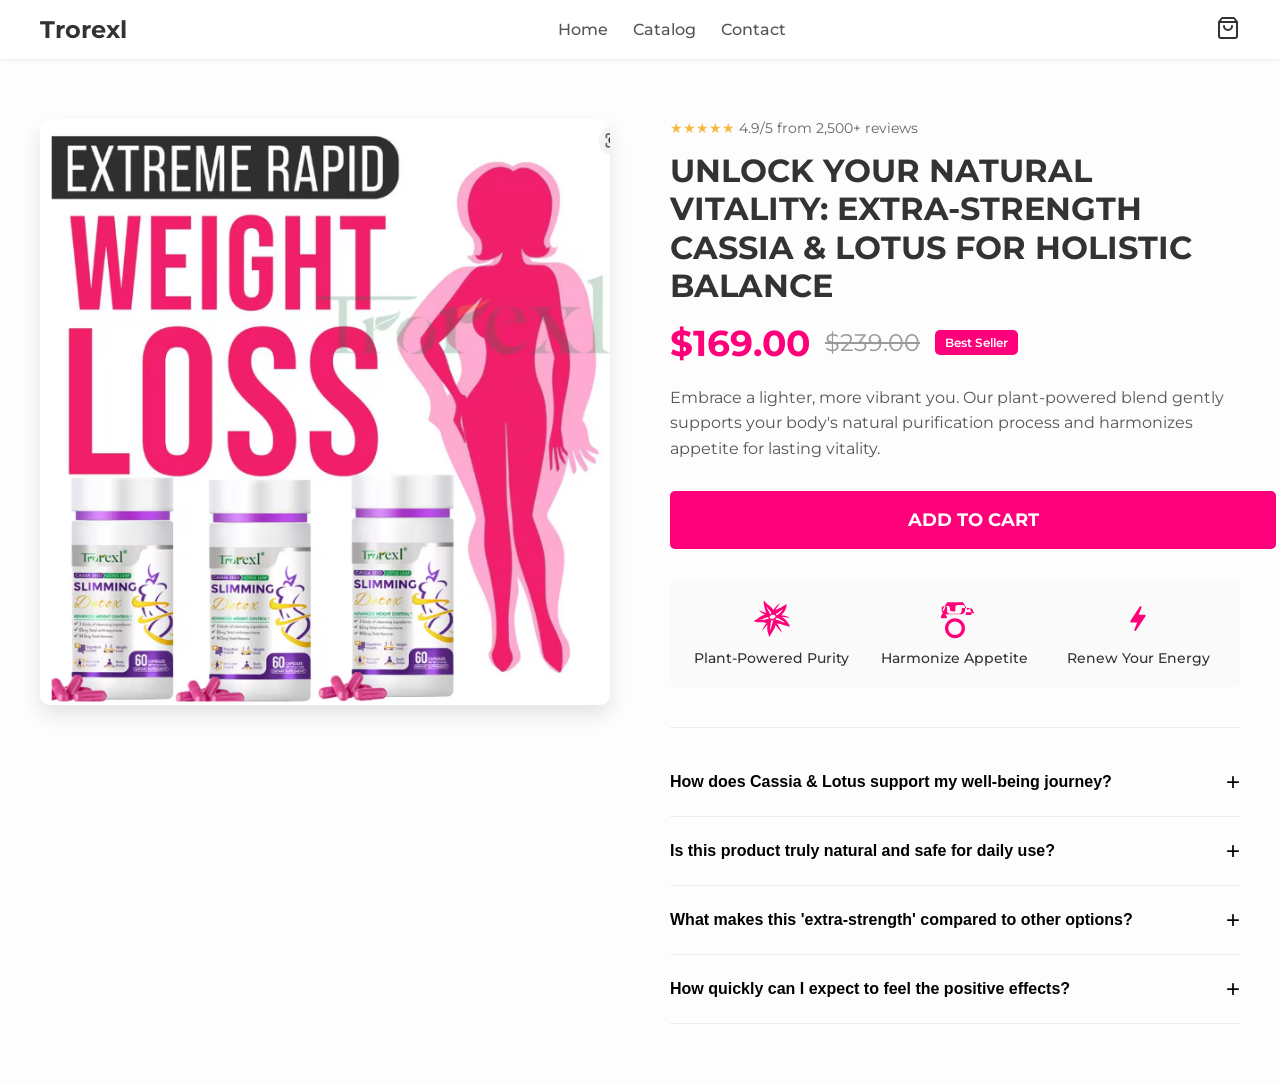
<file: index.html>
<!DOCTYPE html>
<html lang="en">
<head>
    <meta charset="UTF-8">
    <meta name="viewport" content="width=device-width, initial-scale=1.0">
    <title>Trorexl - Slimming Detox</title>
    <link rel="stylesheet" href="css/style.css">
    <link rel="preconnect" href="https://fonts.googleapis.com">
    <link rel="preconnect" href="https://fonts.gstatic.com" crossorigin>
    <link href="https://fonts.googleapis.com/css2?family=Montserrat:wght@400;500;600;700&display=swap" rel="stylesheet">
</head>
<body>

    <header class="main-header">
        <div class="container">
            <div class="logo">Trorexl</div>
            <nav class="main-nav">
                <ul>
                    <li><a href="#">Home</a></li>
                    <li><a href="#">Catalog</a></li>
                    <li><a href="#">Contact</a></li>
                </ul>
            </nav>
            <div class="header-icons">
                <a href="#" class="cart-icon">
                    <svg xmlns="http://www.w3.org/2000/svg" width="24" height="24" viewBox="0 0 24 24" fill="none" stroke="currentColor" stroke-width="2" stroke-linecap="round" stroke-linejoin="round"><path d="M6 2L3 6v14a2 2 0 0 0 2 2h14a2 2 0 0 0 2-2V6l-3-4z"></path><line x1="3" y1="6" x2="21" y2="6"></line><path d="M16 10a4 4 0 0 1-8 0"></path></svg>
                </a>
            </div>
        </div>
    </header>

    <main>
        <div class="product-container container">
            <div class="product-gallery">
                <div class="main-image">
                    <img src="images/product-image-5.png" alt="Trorexl Slimming Detox Bottles">
                </div>
            </div>
            <div class="product-details">
                <div class="reviews">
                    <span>★★★★★</span> 4.9/5 from 2,500+ reviews
                </div>
                <h1>UNLOCK YOUR NATURAL VITALITY: EXTRA-STRENGTH CASSIA & LOTUS FOR HOLISTIC BALANCE</h1>
                <div class="price">
                    <span class="current-price">$169.00</span>
                    <span class="original-price">$239.00</span>
                    <span class="best-seller-badge">Best Seller</span>
                </div>
                <p class="description">
                    Embrace a lighter, more vibrant you. Our plant-powered blend gently supports your body's natural purification process and harmonizes appetite for lasting vitality.
                </p>

                <a href="https://buy.stripe.com/dRmaEXct33Hx93cbPr7AI03" class="add-to-cart-btn">ADD TO CART</a>

                <div class="product-features">
                    <div class="feature">
                        <div class="feature-icon" id="icon-purity">
                            <svg xmlns="http://www.w3.org/2000/svg" viewBox="0 0 512 512" fill="#ff007a"><path d="M152.313 19.438C138.075 73.11 172.984 126.662 178.25 180.25c-28.744-16.01-71.286-25.18-88.656-43.656 9.36 29.558 51.055 44.096 77.094 66.312-57.236 1.556-101.637 65.75-148.125 79 54.52 31.628 111.427.296 167.437 23.875-27.654 34.76-47.284 67.888-57.97 107.283C148.787 384.2 174.07 351.39 198.72 326c-11.686 54.742 1.313 109.477 28.155 164.22 13.028-52.977 67.36-98.796 75.03-157.533 22.665 36.313 53.4 62.266 83.158 103.938-14.644-51.287-47.12-87.914-64.22-123.625 52.358 5.59 115.075 28.68 168.5 43.47-29.835-58.79-64.534-103.922-107.78-125.158 33.01.717 70.858 5.604 103.312 10.907-33.377-19.14-68.513-28.226-110-33.032 49.013-47.885 68.943-95.774 68.406-143.657-48.033 32.51-96.09 58.57-144.124 74.75 17.206-28.64 40.82-59.57 62-85.468-35.326 20.535-61.807 48.477-88.22 85.094-23.716-46.89-79.993-64.068-120.623-120.47zm35.625 72.937c8.325 26.55 49.006 61.23 63.718 91.625-7.935 2.196-15.188 5.65-21.437 10.063-9.67-33.43-46.513-71.114-42.282-101.688zm213.28 31.906c-20.144 34.656-47.403 60.806-83 86.72-2.394-7.408-7.083-13.755-13.124-18.563 31.454-17.384 66.972-44.313 96.125-68.156zm-129.812 75.814c6.66.108 12.638 1.57 17.375 3.97 7.22 3.653 11.376 8.906 12.345 15.436.97 6.53-1.55 13.663-7.53 20.188-5.983 6.524-15.326 12.01-26.283 14.218-10.956 2.208-21.094.686-28.312-2.97-7.218-3.653-11.374-8.906-12.344-15.436-.97-6.53 1.55-13.694 7.53-20.22 5.983-6.524 15.328-11.98 26.283-14.186a51.62 51.62 0 0 1 8.03-.97c.977-.04 1.955-.046 2.906-.03zm-63.562 30.562a37.317 37.317 0 0 0 .344 7.563c.983 6.622 3.748 12.55 7.718 17.56-36.236-7.654-91.958 24.29-125.062 10.157 34.23-.804 77.367-27.78 117-35.28zm107.5 10.25c43.444 16.685 78.393 35.883 108.406 65.72-39.556-17.844-87.918-37.4-126.563-45.47 3.768-2.62 7.204-5.558 10.188-8.812 3.177-3.465 5.884-7.328 7.97-11.438zM274.156 271.5l.22.03c-19.568 32.856-17.574 83.757-44.313 131.845 8.36-50.135 3.05-88.19 17.593-130.438 7.4 1.1 15.3.903 23.344-.718 1.07-.217 2.108-.46 3.156-.72z"/></svg>
                        </div>
                        <span>Plant-Powered Purity</span>
                    </div>
                    <div class="feature">
                        <div class="feature-icon" id="icon-harmonize">
                             <svg xmlns="http://www.w3.org/2000/svg" viewBox="0 0 24 24" fill="#ff007a"><path d="M21.2,6.2C21.2,6.2,21.2,6.2,21.2,6.2c-0.1-0.1-0.1-0.1-0.2-0.2c0,0-0.1-0.1-0.1-0.1c-0.1-0.1-0.2-0.1-0.2-0.2c-0.1-0.1-0.1-0.1-0.2-0.1 c-0.1,0-0.2-0.1-0.3-0.1c-0.1,0-0.1-0.1-0.2-0.1c-0.1,0-0.2,0-0.3,0c-0.1,0-0.1,0-0.2,0c-0.1,0-0.2,0-0.3,0c-0.1,0-0.1,0-0.2,0 c-0.1,0-0.2,0-0.3,0h-2c-0.2,0-0.4,0.1-0.5,0.2c-0.1,0.1-0.2,0.3-0.2,0.5v1.2c0,0.8-0.7,1.5-1.5,1.5H8.8c-0.8,0-1.5-0.7-1.5-1.5 V5.2c0-0.2-0.1-0.4-0.2-0.5c-0.1-0.1-0.3-0.2-0.5-0.2h-2C4.3,4.5,4,4.8,4,5.2v1.2c0,1.5,1.2,2.8,2.8,2.8h8.5 c1.5,0,2.8-1.2,2.8-2.8V5.2C18.1,5.2,18,5,18,4.9c0-0.1,0-0.1,0-0.2c0-0.1,0-0.1,0-0.2c0-0.1-0.1-0.2-0.1-0.2 c-0.1-0.1-0.1-0.1-0.2-0.1c0,0,0,0,0,0L17.5,4c0,0,0,0,0,0c0,0-0.1-0.1-0.1-0.1c0,0,0,0-0.1-0.1c0,0,0,0,0,0 c-0.1-0.1-0.2-0.1-0.4-0.1c-0.1,0-0.3-0.1-0.4-0.1c-0.2,0-0.3,0-0.5,0h-2.3c-0.4,0-0.8,0.2-1.1,0.4c-0.3,0.3-0.4,0.7-0.4,1.1V5 c0,0,0,0.1,0,0.1c0,0.1,0,0.1,0,0.2c0,0.1,0,0.1,0,0.2c0,0,0,0.1,0,0.1v1.1c0,0.4-0.4,0.8-0.8,0.8S9,7.1,9,6.7V5.5 c0-0.8-0.7-1.5-1.5-1.5S6,4.7,6,5.5v0.1l-2.4,4.8c-0.1,0.3-0.1,0.6,0.1,0.8s0.5,0.4,0.8,0.4h1.9c0.4,0,0.8-0.3,0.8-0.8 c0-0.2-0.1-0.4-0.2-0.5L4.5,6.5c0,0,0,0,0,0c0,0,0,0,0,0l0,0L6.7,2.8C6.9,2.4,7.3,2,7.8,2h8.5c0.5,0,0.9,0.4,1.1,0.8l2.1,3.8 l1.8-0.9c0.2-0.1,0.4-0.1,0.6,0c0.2,0.1,0.3,0.2,0.4,0.4l1.1,2.1c0.1,0.2,0.1,0.4,0,0.6C21.5,7.9,21.3,8,21.1,8h-1.9 c-0.4,0-0.8,0.3-0.8,0.8c0,0.4,0.3,0.8,0.8,0.8h1.9c0.3,0,0.6-0.1,0.8-0.4c0.2-0.2,0.3-0.5,0.2-0.8l-1.1-2.1 C21.4,6.5,21.3,6.3,21.2,6.2z M12,11.5c-3.3,0-6,2.7-6,6s2.7,6,6,6s6-2.7,6-6S15.3,11.5,12,11.5z M12,21.5c-2.2,0-4-1.8-4-4 s1.8-4,4-4s4,1.8,4,4S14.2,21.5,12,21.5z"/></svg>
                        </div>
                        <span>Harmonize Appetite</span>
                    </div>
                    <div class="feature">
                        <div class="feature-icon" id="icon-energy">
                            <svg xmlns="http://www.w3.org/2000/svg" viewBox="0 0 24 24" fill="#ff007a"><path d="M13.2,4.4L7.4,13.2c-0.1,0.2-0.1,0.4,0,0.6c0.1,0.2,0.3,0.3,0.5,0.3h3.6l-1.7,4.3c-0.1,0.2,0,0.5,0.2,0.6 c0.2,0.2,0.5,0.2,0.7,0.1l5.8-8.8c0.1-0.2,0.1-0.4,0-0.6c-0.1-0.2-0.3-0.3-0.5-0.3h-3.6l1.7-4.3c0.1-0.2,0-0.5-0.2-0.6 C13.7,4.3,13.4,4.3,13.2,4.4z"/></svg>
                        </div>
                        <span>Renew Your Energy</span>
                    </div>
                </div>

                <div class="faq-section">
                    <div class="faq-item">
                        <button class="faq-question">How does Cassia & Lotus support my well-being journey?</button>
                        <div class="faq-answer">
                            <p>Our blend is designed to gently support the body's natural detoxification processes while helping to maintain a balanced appetite, contributing to a sense of lightness and overall well-being without harsh stimulants.</p>
                        </div>
                    </div>
                    <div class="faq-item">
                        <button class="faq-question">Is this product truly natural and safe for daily use?</button>
                        <div class="faq-answer">
                            <p>Absolutely. We use a 100% herbal formula with no fillers or artificial ingredients. It's crafted for daily support as part of a balanced wellness routine.</p>
                        </div>
                    </div>
                    <div class="faq-item">
                        <button class="faq-question">What makes this 'extra-strength' compared to other options?</button>
                        <div class="faq-answer">
                            <p>The 'extra-strength' refers to our optimized concentration of key herbal ingredients, Cassia seed and Lotus leaf, which are renowned for their supportive properties. This allows for a potent, effective blend that delivers noticeable results.</p>
                        </div>
                    </div>
                    <div class="faq-item">
                        <button class="faq-question">How quickly can I expect to feel the positive effects?</button>
                        <div class="faq-answer">
                            <p>While individual results vary, many users report feeling a greater sense of balance and vitality within the first two weeks of consistent use. For best results, combine with a healthy diet and regular exercise.</p>
                        </div>
                    </div>
                </div>
            </div>
        </div>
    </main>

    <script src="js/main.js"></script>
</body>
</html>
</file>
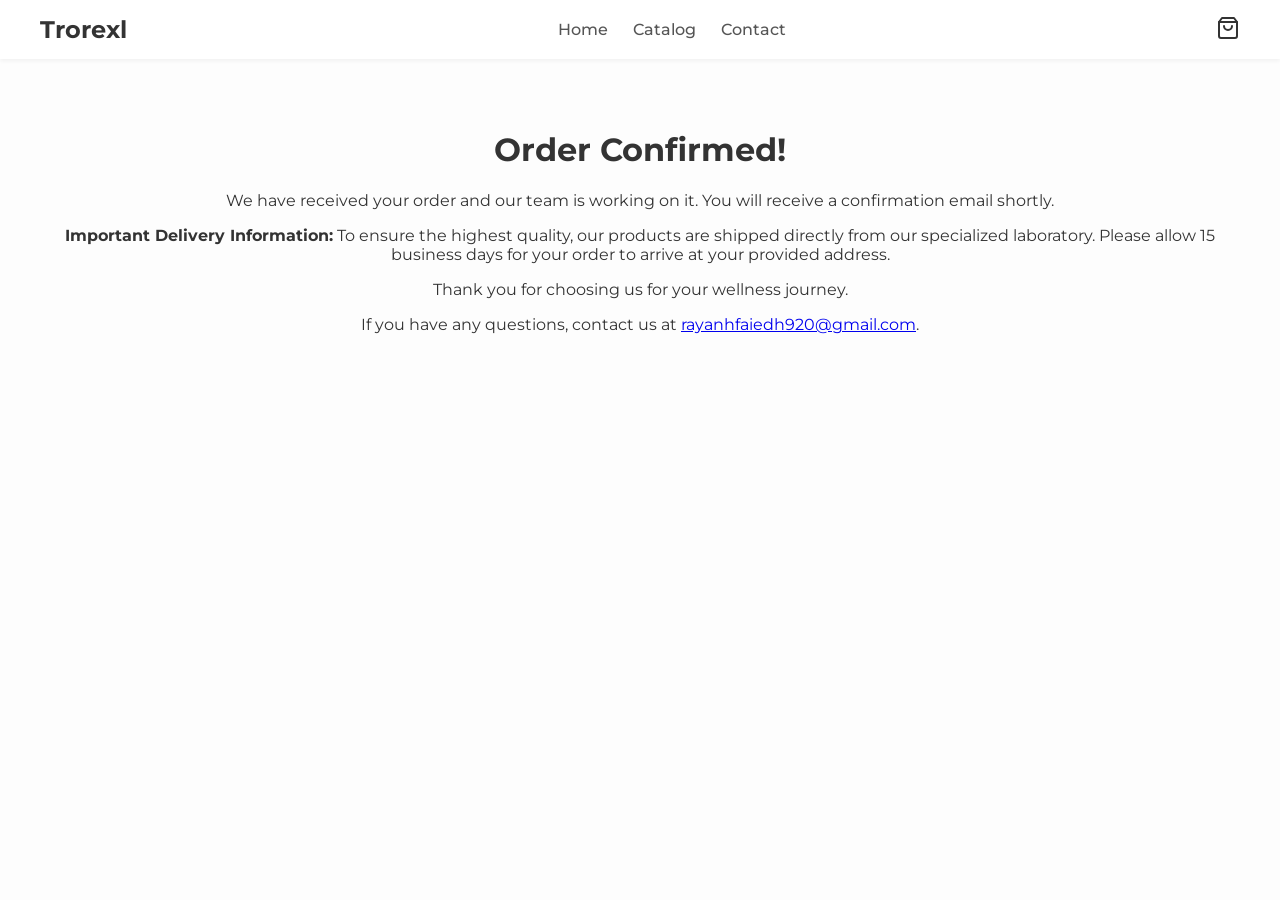
<file: success.html>
<!DOCTYPE html>
<html lang="en">
<head>
    <meta charset="UTF-8">
    <meta name="viewport" content="width=device-width, initial-scale=1.0">
    <title>Thank You!</title>
    <link rel="stylesheet" href="css/style.css">
    <link rel="preconnect" href="https://fonts.googleapis.com">
    <link rel="preconnect" href="https://fonts.gstatic.com" crossorigin>
    <link href="https://fonts.googleapis.com/css2?family=Montserrat:wght@400;500;600;700&display=swap" rel="stylesheet">
</head>
<body>
    <header class="main-header">
        <div class="container">
            <div class="logo">Trorexl</div>
            <nav class="main-nav">
                <ul>
                    <li><a href="index.html">Home</a></li>
                    <li><a href="#">Catalog</a></li>
                    <li><a href="#">Contact</a></li>
                </ul>
            </nav>
            <div class="header-icons">
                <a href="#" class="cart-icon">
                    <svg xmlns="http://www.w3.org/2000/svg" width="24" height="24" viewBox="0 0 24 24" fill="none" stroke="currentColor" stroke-width="2" stroke-linecap="round" stroke-linejoin="round"><path d="M6 2L3 6v14a2 2 0 0 0 2 2h14a2 2 0 0 0 2-2V6l-3-4z"></path><line x1="3" y1="6" x2="21" y2="6"></line><path d="M16 10a4 4 0 0 1-8 0"></path></svg>
                </a>
            </div>
        </div>
    </header>
    <main>
        <div class="container success-message">
            <h1>Order Confirmed!</h1>
            <p>We have received your order and our team is working on it. You will receive a confirmation email shortly.</p>
            <p><b>Important Delivery Information:</b> To ensure the highest quality, our products are shipped directly from our specialized laboratory. Please allow 15 business days for your order to arrive at your provided address.</p>
            <p>Thank you for choosing us for your wellness journey.</p>
            <p>If you have any questions, contact us at <a href="mailto:rayanhfaiedh920@gmail.com">rayanhfaiedh920@gmail.com</a>.</p>
        </div>
    </main>
</body>
</html>
</file>
<file: css/style.css>
:root {
    --primary-color: #ff007a; /* Bright Pink */
    --text-color: #333;
    --background-color: #fff;
    --container-width: 1200px;
    --font-family: 'Montserrat', sans-serif;
}

/* --- Base Styles --- */
body {
    font-family: var(--font-family);
    margin: 0;
    color: var(--text-color);
    background-color: #fdfdfd;
}

.container {
    max-width: var(--container-width);
    margin: 0 auto;
    padding: 0 15px;
}

/* --- Header --- */
.main-header {
    background-color: var(--background-color);
    box-shadow: 0 2px 4px rgba(0,0,0,0.05);
    padding: 15px 0;
}

.main-header .container {
    display: flex;
    justify-content: space-between;
    align-items: center;
}

.logo {
    font-size: 24px;
    font-weight: 700;
    color: var(--text-color);
}

.main-nav ul {
    list-style: none;
    margin: 0;
    padding: 0;
    display: flex;
    gap: 25px;
}

.main-nav a {
    text-decoration: none;
    color: #555;
    font-weight: 500;
    transition: color 0.3s ease;
}

.main-nav a:hover {
    color: var(--primary-color);
}

.header-icons .cart-icon svg {
    stroke: #333;
}


/* --- Product Section --- */
.product-container {
    display: grid;
    grid-template-columns: 1fr 1fr;
    gap: 60px;
    padding: 60px 15px;
    align-items: start;
}

.product-gallery .main-image img {
    max-width: 100%;
    border-radius: 10px;
    box-shadow: 0 10px 20px rgba(0,0,0,0.1);
}

/* --- Product Details --- */
.product-details {
    text-align: left;
}

.reviews {
    font-size: 14px;
    color: #666;
    margin-bottom: 15px;
}

.reviews span {
    color: #f5b942; /* Star color */
}

.product-details h1 {
    font-size: 32px;
    font-weight: 700;
    line-height: 1.2;
    margin: 0 0 15px 0;
}

.price {
    display: flex;
    align-items: center;
    gap: 15px;
    margin-bottom: 20px;
}

.current-price {
    font-size: 36px;
    font-weight: 700;
    color: var(--primary-color);
}

.original-price {
    font-size: 24px;
    color: #999;
    text-decoration: line-through;
}

.best-seller-badge {
    background-color: var(--primary-color);
    color: white;
    padding: 5px 10px;
    border-radius: 5px;
    font-size: 12px;
    font-weight: 600;
}

.description {
    font-size: 16px;
    line-height: 1.6;
    color: #555;
    margin-bottom: 30px;
}

.package-options {
    margin-bottom: 30px;
}

.package-options label {
    display: block;
    margin-bottom: 10px;
    font-weight: 600;
}

.options {
    display: flex;
    flex-wrap: wrap;
    gap: 10px;
}

.option-btn {
    background-color: #fff;
    border: 1px solid #ddd;
    padding: 10px 20px;
    border-radius: 5px;
    cursor: pointer;
    font-size: 14px;
    font-weight: 500;
    transition: all 0.3s ease;
}

.option-btn:hover {
    background-color: #f5f5f5;
    border-color: #ccc;
}

.option-btn.active {
    border-color: var(--primary-color);
    background-color: var(--primary-color);
    color: white;
}

.add-to-cart-btn {
    display: block;
    width: 100%;
    background-color: var(--primary-color);
    color: white;
    text-align: center;
    padding: 18px;
    border-radius: 5px;
    text-decoration: none;
    font-size: 18px;
    font-weight: 700;
    margin-bottom: 30px;
    transition: background-color 0.3s ease;
}

.add-to-cart-btn:hover {
    background-color: #d60067;
}

/* --- Product Features --- */
.product-features {
    display: flex;
    justify-content: space-between;
    gap: 20px;
    margin-bottom: 40px;
    padding: 20px;
    background-color: #fafafa;
    border-radius: 5px;
}

.feature {
    display: flex;
    flex-direction: column;
    align-items: center;
    gap: 10px;
    font-size: 14px;
    font-weight: 500;
    text-align: center;
    flex-basis: 33%;
}

.feature-icon {
    width: 40px;
    height: 40px;
}

/* --- FAQ Section --- */
.faq-section {
    border-top: 1px solid #eee;
    padding-top: 20px;
}

.faq-item {
    border-bottom: 1px solid #eee;
}

.faq-question {
    width: 100%;
    background: none;
    border: none;
    text-align: left;
    padding: 20px 0;
    font-size: 16px;
    font-weight: 600;
    cursor: pointer;
    display: flex;
    justify-content: space-between;
    align-items: center;
}

.faq-question::after {
    content: '+';
    font-size: 24px;
    font-weight: 300;
    transition: transform 0.3s ease;
}

.faq-item.active .faq-question::after {
    transform: rotate(45deg);
}

.faq-answer {
    max-height: 0;
    overflow: hidden;
    transition: max-height 0.3s ease, padding 0.3s ease;
    font-size: 15px;
    line-height: 1.6;
    padding: 0 15px;
    color: #555;
}

/* --- Success Page --- */
.success-message {
    text-align: center;
    padding: 50px 0;
}
</file>
